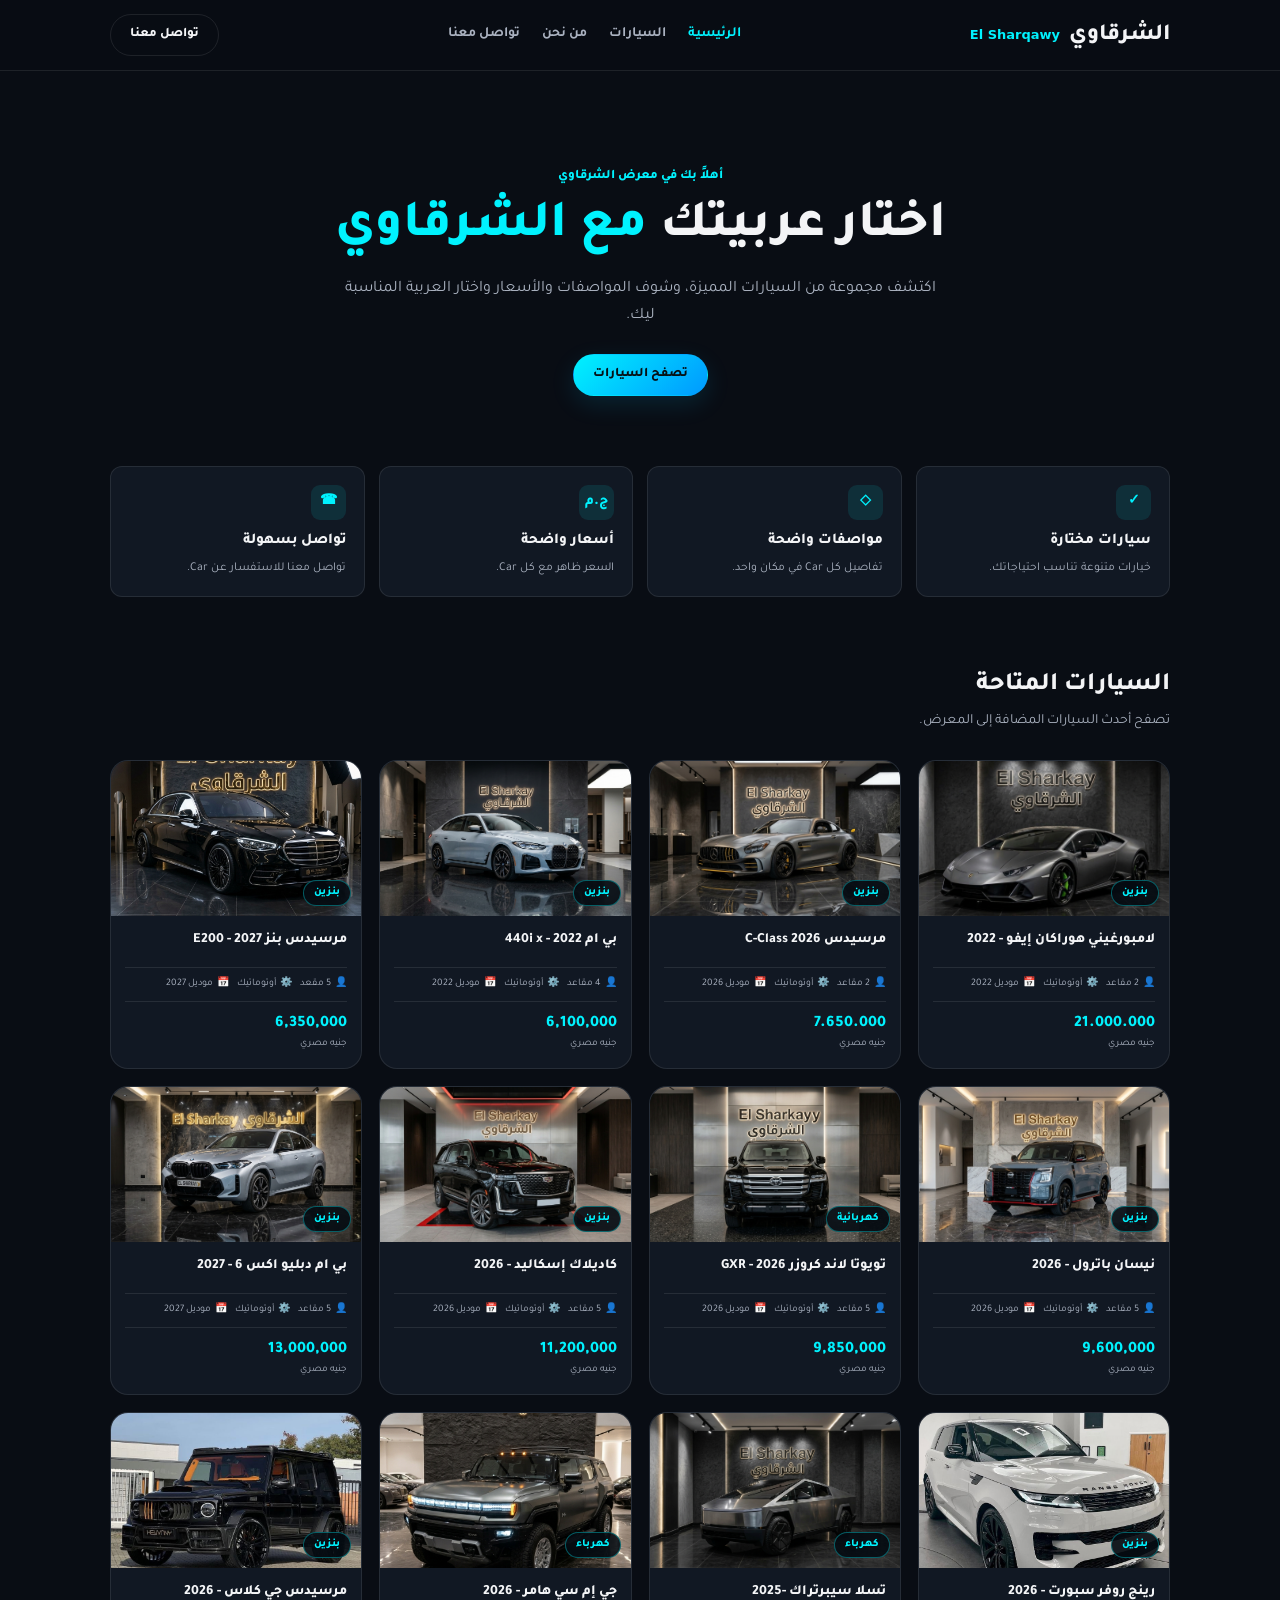
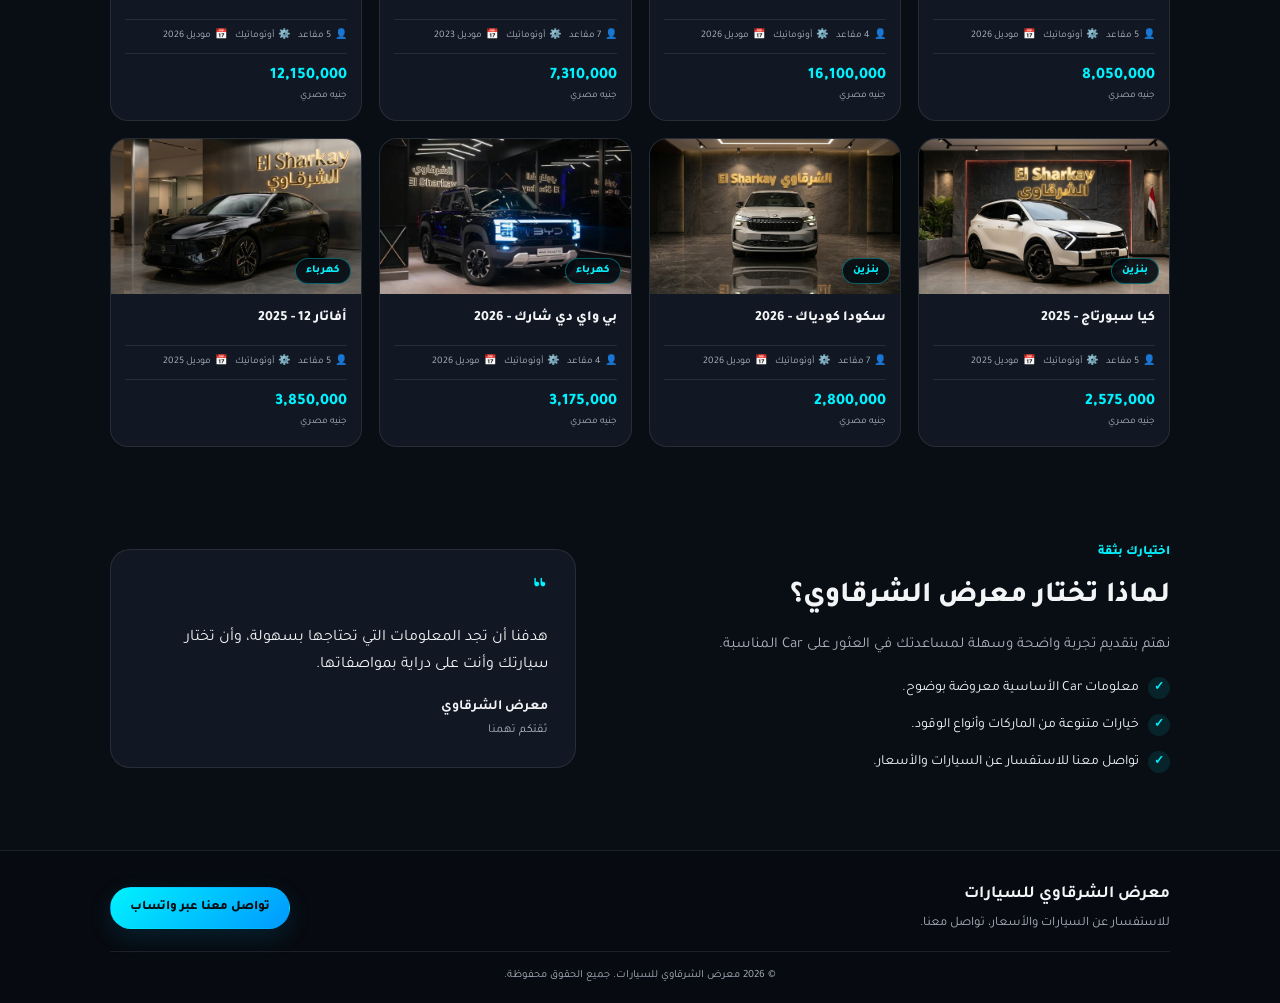
<file: index.html>
<!DOCTYPE html>
<html lang="ar" dir="rtl">
<head>
    <meta charset="UTF-8">
    <meta name="viewport" content="width=device-width, initial-scale=1.0">
    <meta name="description" content="معرض الشرقاوي للسيارات - تصفح السيارات المتاحة ومواصفاتها وأسعارها.">
    <title>الشرقاوي | El Sharqawy</title>

    <link rel="preconnect" href="https://fonts.googleapis.com">
    <link rel="preconnect" href="https://fonts.gstatic.com" crossorigin>
    <link href="https://fonts.googleapis.com/css2?family=Tajawal:wght@400;500;700;800&display=swap" rel="stylesheet">
    <link rel="stylesheet" href="style.css">
</head>

<body>

<header class="site-header">
    <div class="container navbar">
        <a class="logo" href="#home" aria-label="الشرقاوي - الصفحة الرئيسية">
            <span class="brand-ar">الشرقاوي</span>
            <span class="brand-en">El Sharqawy</span>
        </a>
        <input class="menu-checkbox" type="checkbox" id="menu-toggle" aria-label="فتح قائمة التنقل">
        <nav class="main-nav" aria-label="القائمة الرئيسية">
            <ul class="nav-links">
                <li><a class="active" href="#home">الرئيسية</a></li>
                <li><a href="#cars">السيارات</a></li>
                <li><a href="#why-us">من نحن</a></li>
                <li><a href="#contact">تواصل معنا</a></li>
            </ul>
        </nav>
        <div class="header-actions">
            <a class="btn btn-outline" href="#contact">تواصل معنا</a>
            <label class="hamburger-btn" for="menu-toggle" aria-label="فتح أو إغلاق القائمة">
                <span></span><span></span><span></span>
            </label>
        </div>
    </div>
</header>

<!-- Main -->
<main id="home">
    <section class="hero">
        <div class="hero-bg" aria-hidden="true"></div>
        <div class="container hero-content">
            <p class="eyebrow">أهلاً بك في معرض الشرقاوي</p>
            <h1>اختار عربيتك <span>مع الشرقاوي</span></h1>
            <p class="hero-description">
                اكتشف مجموعة من السيارات المميزة، وشوف المواصفات والأسعار واختار العربية المناسبة ليك.
            </p>
            <a class="btn btn-primary" href="#cars">تصفح السيارات</a>
        </div>
    </section>

    <section class="features" aria-label="مميزات معرض الشرقاوي">
        <div class="container features-grid">
            <article class="feature-card">
                <span class="feature-icon" aria-hidden="true">✓</span>
                <h2>سيارات مختارة</h2>
                <p>خيارات متنوعة تناسب احتياجاتك.</p>
            </article>

            <article class="feature-card">
                <span class="feature-icon" aria-hidden="true">◇</span>
                <h2>مواصفات واضحة</h2>
                <p>تفاصيل كل Car في مكان واحد.</p>
            </article>

            <article class="feature-card">
                <span class="feature-icon" aria-hidden="true">ج.م</span>
                <h2>أسعار واضحة</h2>
                <p>السعر ظاهر مع كل Car.</p>
            </article>

            <article class="feature-card">
                <span class="feature-icon" aria-hidden="true">☎</span>
                <h2>تواصل بسهولة</h2>
                <p>تواصل معنا للاستفسار عن Car.</p>
            </article>
        </div>
    </section>

    <section class="cars-section" id="cars">
        <div class="container">
            <div class="section-heading">
                <h2>السيارات المتاحة</h2>
                <p>تصفح أحدث السيارات المضافة إلى المعرض.</p>
            </div>
            <div class="cars-grid">

                <!-- Car 1 -->
                <article class="car-card">
                    <div class="car-image">
                        <img src="cars/1.png" alt="lambo" loading="lazy">
                        <span class="fuel-badge">بنزين</span>
                    </div>
                    <div class="car-info">
                        <h3 class="car-name">لامبورغيني هوراكان إيفو - 2022</h3>
                        <ul class="car-specs">
                            <li><span aria-hidden="true">👤</span> 2 مقاعد</li>
                            <li><span aria-hidden="true">⚙️</span> أوتوماتيك</li>
                            <li><span aria-hidden="true">📅</span> موديل 2022</li>
                        </ul>
                        <div class="car-price">
                            <strong>21.000.000</strong>
                            <span>جنيه مصري</span>
                        </div>
                    </div>
                </article>

                <!-- Car 2 -->
                <article class="car-card">
                    <div class="car-image">
                        <img src="cars/2.png" alt="Mercides c-class" loading="lazy">
                        <span class="fuel-badge">بنزين</span>
                    </div>
                    <div class="car-info">
                        <h3 class="car-name">مرسيدس 2026 C-Class</h3>
                        <ul class="car-specs">
                            <li><span aria-hidden="true">👤</span> 2 مقاعد</li>
                            <li><span aria-hidden="true">⚙️</span> أوتوماتيك</li>
                            <li><span aria-hidden="true">📅</span> موديل 2026</li>
                        </ul>
                        <div class="car-price">
                            <strong>7.650.000</strong>
                            <span>جنيه مصري</span>
                        </div>
                    </div>
                </article>

                <!-- Car 3 -->
                <article class="car-card">
                    <div class="car-image">
                        <img src="cars/3.png"
                             alt="bmw" loading="lazy">
                        <span class="fuel-badge">بنزين</span>
                    </div>
                    <div class="car-info">
                        <h3 class="car-name">بي ام 440i x - 2022</h3>
                        <ul class="car-specs">
                            <li><span aria-hidden="true">👤</span> 4 مقاعد</li>
                            <li><span aria-hidden="true">⚙️</span> أوتوماتيك</li>
                            <li><span aria-hidden="true">📅</span> موديل 2022</li>
                        </ul>
                        <div class="car-price">
                            <strong>6,100,000</strong>
                            <span>جنيه مصري</span>
                        </div>
                    </div>
                </article>

                <!-- Car 4 -->
                <article class="car-card">
                    <div class="car-image">
                        <img src="cars/10.png"
                             alt="mercides benz" loading="lazy">
                        <span class="fuel-badge">بنزين</span>
                    </div>
                    <div class="car-info">
                        <h3 class="car-name">مرسيدس بنز E200 - 2027</h3>
                        <ul class="car-specs">
                            <li><span aria-hidden="true">👤</span> 5 مقعد</li>
                            <li><span aria-hidden="true">⚙️</span> أوتوماتيك</li>
                            <li><span aria-hidden="true">📅</span> موديل 2027</li>
                        </ul>
                        <div class="car-price">
                            <strong>6,350,000</strong>
                            <span>جنيه مصري</span>
                        </div>
                    </div>
                </article>

                <!-- Car 5 -->
                <article class="car-card">
                    <div class="car-image">
                        <img src="cars/4.png"
                             alt="nissan patrol" loading="lazy">
                        <span class="fuel-badge">بنزين</span>
                    </div>
                    <div class="car-info">
                        <h3 class="car-name">نيسان باترول - 2026</h3>
                        <ul class="car-specs">
                            <li><span aria-hidden="true">👤</span> 5 مقاعد</li>
                            <li><span aria-hidden="true">⚙️</span> أوتوماتيك</li>
                            <li><span aria-hidden="true">📅</span> موديل 2026</li>
                        </ul>
                        <div class="car-price">
                            <strong>9,600,000</strong>
                            <span>جنيه مصري</span>
                        </div>
                    </div>
                </article>
                
                <!-- Car 6 -->
                <article class="car-card">
                    <div class="car-image">
                        <img src="cars/5.png"
                             alt="land cruzer" loading="lazy">
                        <span class="fuel-badge">كهربائية</span>
                    </div>
                    <div class="car-info">
                        <h3 class="car-name">تويوتا لاند كروزر GXR - 2026</h3>
                        <ul class="car-specs">
                            <li><span aria-hidden="true">👤</span> 5 مقاعد</li>
                            <li><span aria-hidden="true">⚙️</span> أوتوماتيك</li>
                            <li><span aria-hidden="true">📅</span> موديل 2026</li>
                        </ul>
                        <div class="car-price">
                            <strong>9,850,000</strong>
                            <span>جنيه مصري</span>
                        </div>
                    </div>
                </article>

                <!-- Car 7 -->
                <article class="car-card">
                    <div class="car-image">
                        <img src="cars/6.png"
                             alt="escalde" loading="lazy">
                        <span class="fuel-badge">بنزين</span>
                    </div>
                    <div class="car-info">
                        <h3 class="car-name">كاديلاك إسكاليد - 2026</h3>
                        <ul class="car-specs">
                            <li><span aria-hidden="true">👤</span>5 مقاعد</li>
                            <li><span aria-hidden="true">⚙️</span> أوتوماتيك</li>
                            <li><span aria-hidden="true">📅</span> موديل 2026</li>
                        </ul>
                        <div class="car-price">
                            <strong>11,200,000</strong>
                            <span>جنيه مصري</span>
                        </div>
                    </div>
                </article>

                <!-- Car 8 -->
                <article class="car-card">
                    <div class="car-image">
                        <img src="cars/12.png"
                             alt="bmw" loading="lazy">
                        <span class="fuel-badge">بنزين</span>
                    </div>
                    <div class="car-info">
                        <h3 class="car-name"> بي ام دبليو اكس 6 - 2027</h3>
                        <ul class="car-specs">
                            <li><span aria-hidden="true">👤</span>5 مقاعد</li>
                            <li><span aria-hidden="true">⚙️</span> أوتوماتيك</li>
                            <li><span aria-hidden="true">📅</span> موديل 2027</li>
                        </ul>
                        <div class="car-price">
                            <strong>13,000,000</strong>
                            <span>جنيه مصري</span>
                        </div>
                    </div>
                </article>

                <!-- Car 9 -->
                <article class="car-card">
                    <div class="car-image">
                        <img src="cars/14.png"
                             alt="rang" loading="lazy">
                        <span class="fuel-badge">بنزين</span>
                    </div>
                    <div class="car-info">
                        <h3 class="car-name">رينج روفر سبورت  - 2026</h3>
                        <ul class="car-specs">
                            <li><span aria-hidden="true">👤</span>5 مقاعد</li>
                            <li><span aria-hidden="true">⚙️</span> أوتوماتيك</li>
                            <li><span aria-hidden="true">📅</span> موديل 2026</li>
                        </ul>
                        <div class="car-price">
                            <strong>8,050,000</strong>
                            <span>جنيه مصري</span>
                        </div>
                    </div>
                </article>

                <!-- Car 10 -->
                <article class="car-card">
                    <div class="car-image">
                        <img src="cars/13.png"
                             alt="tesla" loading="lazy">
                        <span class="fuel-badge">كهرباء</span>
                    </div>
                    <div class="car-info">
                        <h3 class="car-name"> تسلا سيبرتراك -2025</h3>
                        <ul class="car-specs">
                            <li><span aria-hidden="true">👤</span>4 مقاعد</li>
                            <li><span aria-hidden="true">⚙️</span> أوتوماتيك</li>
                            <li><span aria-hidden="true">📅</span> موديل 2026</li>
                        </ul>
                        <div class="car-price">
                            <strong>16,100,000</strong>
                            <span>جنيه مصري</span>
                        </div>
                    </div>
                </article>

                <!-- Car 11 -->
                <article class="car-card">
                    <div class="car-image">
                        <img src="cars/15.png"
                             alt="hamer" loading="lazy">
                        <span class="fuel-badge">كهرباء</span>
                    </div>
                    <div class="car-info">
                        <h3 class="car-name"> جي إم سي هامر - 2026</h3>
                        <ul class="car-specs">
                            <li><span aria-hidden="true">👤</span>7 مقاعد</li>
                            <li><span aria-hidden="true">⚙️</span> أوتوماتيك</li>
                            <li><span aria-hidden="true">📅</span> موديل 2023</li>
                        </ul>
                        <div class="car-price">
                            <strong>7,310,000</strong>
                            <span>جنيه مصري</span>
                        </div>
                    </div>
                </article>

                <!-- Car 12 -->
                <article class="car-card">
                    <div class="car-image">
                        <img src="cars/16.png"
                             alt="g-class" loading="lazy">
                        <span class="fuel-badge">بنزين</span>
                    </div>
                    <div class="car-info">
                        <h3 class="car-name"> مرسيدس جي كلاس - 2026</h3>
                        <ul class="car-specs">
                            <li><span aria-hidden="true">👤</span>5 مقاعد</li>
                            <li><span aria-hidden="true">⚙️</span> أوتوماتيك</li>
                            <li><span aria-hidden="true">📅</span> موديل 2026</li>
                        </ul>
                        <span class="spec-item"></span>
                        <div class="car-price">
                            <strong>12,150,000</strong>
                            <span>جنيه مصري</span>
                        </div>
                    </div>
                </article>

                <!-- Car 13 -->
                <article class="car-card">
                    <div class="car-image">
                        <img src="cars/7.png"
                             alt="key sportag" loading="lazy">
                        <span class="fuel-badge">بنزين</span>
                    </div>
                    <div class="car-info">
                        <h3 class="car-name">كيا سبورتاج - 2025</h3>
                        <ul class="car-specs">
                            <li><span aria-hidden="true">👤</span>5 مقاعد</li>
                            <li><span aria-hidden="true">⚙️</span> أوتوماتيك</li>
                            <li><span aria-hidden="true">📅</span> موديل 2025</li>
                        </ul>
                        <span class="spec-item"></span>
                        <div class="car-price">
                            <strong>2,575,000</strong>
                            <span>جنيه مصري</span>
                        </div>
                    </div>
                </article>

                <!-- Car 14 -->
                <article class="car-card">
                    <div class="car-image">
                        <img src="cars/11.png"
                             alt="scoda" loading="lazy">
                        <span class="fuel-badge">بنزين</span>
                    </div>
                    <div class="car-info">
                        <h3 class="car-name">سكودا كودياك - 2026</h3>
                        <ul class="car-specs">
                            <li><span aria-hidden="true">👤</span>7 مقاعد</li>
                            <li><span aria-hidden="true">⚙️</span> أوتوماتيك</li>
                            <li><span aria-hidden="true">📅</span> موديل 2026</li>
                        </ul>
                        <span class="spec-item"></span>
                        <div class="car-price">
                            <strong>2,800,000</strong>
                            <span>جنيه مصري</span>
                        </div>
                    </div>
                </article>

                <!-- Car 15 -->
                <article class="car-card">
                    <div class="car-image">
                        <img src="cars/8.png"
                             alt="byd" loading="lazy">
                        <span class="fuel-badge">كهرباء</span>
                    </div>
                    <div class="car-info">
                        <h3 class="car-name">بي واي دي شارك - 2026</h3>
                        <ul class="car-specs">
                            <li><span aria-hidden="true">👤</span>4 مقاعد</li>
                            <li><span aria-hidden="true">⚙️</span> أوتوماتيك</li>
                            <li><span aria-hidden="true">📅</span> موديل 2026</li>
                        </ul>
                        <span class="spec-item"></span>
                        <div class="car-price">
                            <strong>3,175,000</strong>
                            <span>جنيه مصري</span>
                        </div>
                    </div>
                </article>

                <!-- Car 16 -->
                <article class="car-card">
                    <div class="car-image">
                        <img src="cars/9.png"
                             alt="avater" loading="lazy">
                        <span class="fuel-badge">كهرباء</span>
                    </div>
                    <div class="car-info">
                        <h3 class="car-name">أفاتار 12 - 2025</h3>
                        <ul class="car-specs">
                            <li><span aria-hidden="true">👤</span>5 مقاعد</li>
                            <li><span aria-hidden="true">⚙️</span> أوتوماتيك</li>
                            <li><span aria-hidden="true">📅</span> موديل 2025</li>
                        </ul>
                        <span class="spec-item"></span>
                        <div class="car-price">
                            <strong>3,850,000</strong>
                            <span>جنيه مصري</span>
                        </div>
                    </div>
                </article>                   
                
            </div>
        </div>
    </section>

    <section class="why-us" id="why-us">
        <div class="container why-us-grid">
            <div>
                <p class="eyebrow">اختيارك بثقة</p>
                <h2>لماذا تختار معرض الشرقاوي؟</h2>
                <p class="section-description">
                    نهتم بتقديم تجربة واضحة وسهلة لمساعدتك في العثور على Car المناسبة.
                </p>
                <ul class="check-list">
                    <li><span class="check-icon" aria-hidden="true">✓</span> معلومات Car الأساسية معروضة بوضوح.</li>
                    <li><span class="check-icon" aria-hidden="true">✓</span> خيارات متنوعة من الماركات وأنواع الوقود.</li>
                    <li><span class="check-icon" aria-hidden="true">✓</span> تواصل معنا للاستفسار عن السيارات والأسعار.</li>
                </ul>
            </div>

            <aside class="testimonial-box">
                <div class="quote-icon" aria-hidden="true">“</div>
                <p class="testimonial-text">
                    هدفنا أن تجد المعلومات التي تحتاجها بسهولة، وأن تختار سيارتك وأنت على دراية بمواصفاتها.
                </p>
                <h3>معرض الشرقاوي</h3>
                <p class="muted-text">ثقتكم تهمنا</p>
            </aside>
        </div>
    </section>
</main>

<footer class="site-footer" id="contact">
    <div class="container footer-content">
        <div>
            <h2>معرض الشرقاوي للسيارات</h2>
            <p>للاستفسار عن السيارات والأسعار، تواصل معنا.</p>
        </div>
        <a class="btn btn-primary" href="https://wa.me/201127942103" target="_blank" rel="noopener noreferrer">تواصل معنا عبر واتساب</a>
        <p class="copyright">© 2026 معرض الشرقاوي للسيارات. جميع الحقوق محفوظة.</p>
    </div>
</footer>

</body>
</html>
</file>
<file: style.css>
:root {
    --bg-dark: #090d14;
    --bg-card: #111823;
    --accent-cyan: #00f2fe;
    --text-main: #f3f4f6;
    --text-muted: #aab2c0;
    --border-color: rgba(255, 255, 255, 0.09);
    --radius-lg: 20px;
    --radius-md: 12px;
    --container-width: 1060px;
}

* {
    margin: 0;
    padding: 0;
    box-sizing: border-box;
}

html {
    scroll-behavior: smooth;
    scroll-padding-top: 90px;
}

body {
    overflow-x: hidden;
    background: var(--bg-dark);
    color: var(--text-main);
    font-family: "Tajawal", sans-serif;
    line-height: 1.7;
}

img {
    display: block;
    max-width: 100%;
}

a {
    color: inherit;
    text-decoration: none;
    transition: color 0.2s ease, background-color 0.2s ease, border-color 0.2s ease, transform 0.2s ease;
}

.container {
    width: min(calc(100% - 36px), var(--container-width));
    margin-inline: auto;
}

.site-header {
    position: sticky;
    top: 0;
    z-index: 100;
    padding: 14px 0;
    border-bottom: 1px solid var(--border-color);
    background: rgba(9, 13, 20, 0.96);
    backdrop-filter: blur(14px);
}

.navbar {
    display: flex;
    align-items: center;
    justify-content: space-between;
    gap: 24px;
}

.logo {
    display: inline-flex;
    align-items: baseline;
    gap: 9px;
    white-space: nowrap;
}

.brand-ar {
    font-size: 23px;
    font-weight: 800;
}

.brand-en {
    color: var(--accent-cyan);
    font: 700 13px/1.4 system-ui, sans-serif;
}

.nav-links {
    display: flex;
    align-items: center;
    gap: 22px;
    list-style: none;
}

.nav-links a {
    color: var(--text-muted);
    font-size: 14px;
    font-weight: 700;
}

.nav-links a:hover,
.nav-links a.active {
    color: var(--accent-cyan);
}

.header-actions {
    display: flex;
    align-items: center;
    gap: 12px;
}

.menu-checkbox {
    position: absolute;
    width: 1px;
    height: 1px;
    overflow: hidden;
    clip-path: inset(50%);
    white-space: nowrap;
}

.hamburger-btn {
    display: none;
    width: 27px;
    height: 21px;
    flex-direction: column;
    justify-content: space-between;
    cursor: pointer;
}

.hamburger-btn span {
    width: 100%;
    height: 2px;
    border-radius: 2px;
    background: var(--text-main);
}


.btn {
    display: inline-flex;
    align-items: center;
    justify-content: center;
    min-height: 40px;
    padding: 9px 19px;
    border: 1px solid transparent;
    border-radius: 50px;
    font-size: 13px;
    font-weight: 800;
    white-space: nowrap;
}

.btn-primary {
    color: #061015;
    background: linear-gradient(135deg, #00f2fe, #0099ff);
    box-shadow: 0 8px 25px rgba(0, 190, 255, 0.13);
}

.btn-primary:hover {
    transform: translateY(-2px);
    box-shadow: 0 12px 28px rgba(0, 190, 255, 0.23);
}

.btn-outline {
    border-color: var(--border-color);
    color: var(--text-main);
    background: transparent;
}

.btn-outline:hover {
    border-color: var(--accent-cyan);
    color: var(--accent-cyan);
}


.hero {
    position: relative;
    display: flex;
    align-items: center;
    min-height: 420px;
    padding: 70px 0;
    isolation: isolate;
}

.hero-bg {
    position: absolute;
    inset: 0;
    z-index: -1;
    border-radius: 0 0 30px 30px;
    background:
        linear-gradient(90deg, rgba(9, 13, 20, 0.98), rgba(9, 13, 20, 0.68)),
        url("https://images.unsplash.com/photo-1617814076367-b759c7d7e738?auto=format&fit=crop&w=1800&q=85") center/cover no-repeat;
}

.hero-content {
    text-align: center;
}

.eyebrow {
    margin-bottom: 8px;
    color: var(--accent-cyan);
    font-size: 13px;
    font-weight: 800;
}

.hero h1 {
    margin-bottom: 15px;
    font-size: clamp(34px, 5vw, 52px);
    font-weight: 800;
    line-height: 1.25;
}

.hero h1 span {
    color: var(--accent-cyan);
}

.hero-description {
    max-width: 600px;
    margin: 0 auto 24px;
    color: var(--text-muted);
    font-size: 16px;
}

.features {
    position: relative;
    z-index: 2;
    margin-top: -25px;
}

.features-grid {
    display: grid;
    grid-template-columns: repeat(4, minmax(0, 1fr));
    gap: 14px;
}

.feature-card {
    padding: 18px;
    border: 1px solid var(--border-color);
    border-radius: var(--radius-md);
    background: var(--bg-card);
    transition: transform 0.2s ease, border-color 0.2s ease;
}

.feature-card:hover {
    transform: translateY(-3px);
    border-color: rgba(0, 242, 254, 0.3);
}

.feature-icon {
    display: inline-flex;
    align-items: center;
    justify-content: center;
    width: 35px;
    height: 35px;
    margin-bottom: 8px;
    border-radius: 9px;
    color: var(--accent-cyan);
    background: rgba(0, 242, 254, 0.1);
    font-size: 14px;
    font-weight: 800;
}

.feature-card h2 {
    margin-bottom: 4px;
    font-size: 15px;
    font-weight: 800;
}

.feature-card p {
    color: var(--text-muted);
    font-size: 12px;
}


.cars-section {
    padding: 68px 0 80px;
}

.section-heading {
    margin-bottom: 26px;
    text-align: right;
}

.section-heading h2 {
    margin-bottom: 3px;
    font-size: 25px;
    font-weight: 800;
}

.section-heading p {
    color: var(--text-muted);
    font-size: 14px;
}

.cars-grid {
    display: grid;
    grid-template-columns: repeat(4, minmax(0, 1fr));
    gap: 17px;
    align-items: stretch;
}

.car-card {
    min-width: 0;
    overflow: hidden;
    border: 1px solid var(--border-color);
    border-radius: 18px;
    background: var(--bg-card);
    transition: transform 0.2s ease, border-color 0.2s ease, box-shadow 0.2s ease;
}

.car-card:hover {
    transform: translateY(-4px);
    border-color: rgba(0, 242, 254, 0.28);
    box-shadow: 0 13px 28px rgba(0, 0, 0, 0.22);
}

.car-image {
    position: relative;
    height: 155px;
    overflow: hidden;
    background: #080c12;
}

.car-image img {
    width: 100%;
    height: 100%;
    object-fit: cover;
    transition: transform 0.35s ease;
}

.car-card:hover .car-image img {
    transform: scale(1.035);
}

.fuel-badge {
    position: absolute;
    bottom: 10px;
    right: 10px;
    padding: 3px 10px;
    border: 1px solid rgba(0, 242, 254, 0.35);
    border-radius: 30px;
    color: var(--accent-cyan);
    background: rgba(5, 12, 18, 0.9);
    font-size: 11px;
    font-weight: 800;
}

.car-info {
    padding: 13px 14px 15px;
}

.car-brand {
    margin-bottom: 2px;
    color: var(--accent-cyan);
    font-size: 10px;
    font-weight: 700;
}

.car-name {
    min-height: 28px;
    margin-bottom: 10px;
    font-size: 14px;
    font-weight: 800;
    line-height: 1.6;
}

.car-specs {
    display: flex;
    flex-wrap: wrap;
    align-items: center;
    gap: 5px 8px;
    min-height: 34px;
    padding: 8px 0;
    border-top: 1px solid var(--border-color);
    border-bottom: 1px solid var(--border-color);
    list-style: none;
}

.car-specs li {
    display: inline-flex;
    align-items: center;
    gap: 4px;
    color: var(--text-muted);
    font-size: 10px;
    white-space: nowrap;
}

.car-specs li span {
    color: #d5dbe4;
    font-size: 10px;
}

.car-price {
    display: flex;
    flex-direction: column;
    align-items: flex-start;
    gap: 0;
    padding-top: 10px;
}

.car-price strong {
    color: var(--accent-cyan);
    font-size: 16px;
    font-weight: 800;
    direction: ltr;
    line-height: 1.5;
}

.car-price > span {
    color: var(--text-muted);
    font-size: 10px;
}

.why-us {
    padding: 15px 0 75px;
}

.why-us-grid {
    display: grid;
    grid-template-columns: 1fr 0.85fr;
    align-items: center;
    gap: 45px;
}

.why-us h2 {
    margin-bottom: 10px;
    font-size: 29px;
    font-weight: 800;
}

.section-description {
    color: var(--text-muted);
    font-size: 15px;
}

.check-list {
    display: flex;
    flex-direction: column;
    gap: 13px;
    margin-top: 20px;
    list-style: none;
}

.check-list li {
    display: flex;
    align-items: flex-start;
    gap: 9px;
    font-size: 14px;
}

.check-icon {
    display: inline-flex;
    flex: 0 0 22px;
    align-items: center;
    justify-content: center;
    width: 22px;
    height: 22px;
    border-radius: 50%;
    color: var(--accent-cyan);
    background: rgba(0, 242, 254, 0.1);
    font-size: 12px;
    font-weight: 800;
}

.testimonial-box {
    padding: 27px;
    border: 1px solid var(--border-color);
    border-radius: var(--radius-lg);
    background: var(--bg-card);
}

.quote-icon {
    color: var(--accent-cyan);
    font-size: 48px;
    line-height: 1;
}

.testimonial-text {
    margin-bottom: 17px;
    font-size: 16px;
}

.testimonial-box h3 {
    font-size: 14px;
}

.muted-text {
    color: var(--text-muted);
    font-size: 12px;
}

.site-footer {
    padding: 30px 0 18px;
    border-top: 1px solid var(--border-color);
    background: #070a10;
}

.footer-content {
    display: grid;
    grid-template-columns: 1fr auto;
    align-items: center;
    gap: 15px 25px;
}

.footer-content h2 {
    margin-bottom: 4px;
    font-size: 17px;
}

.footer-content p {
    color: var(--text-muted);
    font-size: 13px;
}

.copyright {
    grid-column: 1 / -1;
    padding-top: 15px;
    border-top: 1px solid var(--border-color);
    text-align: center;
    font-size: 11px !important;
}


@media (max-width: 1000px) {
    :root {
        --container-width: 800px;
    }

    .nav-links {
        gap: 13px;
    }

    .header-actions .btn {
        display: none;
    }

    .cars-grid {
        grid-template-columns: repeat(3, minmax(0, 1fr));
    }

    .car-image {
        height: 165px;
    }
}


@media (max-width: 700px) {
    .container {
        width: min(calc(100% - 28px), var(--container-width));
    }

    .navbar {
        flex-wrap: wrap;
    }

    .brand-ar {
        font-size: 21px;
    }

    .brand-en {
        font-size: 12px;
    }

    .hamburger-btn {
        display: flex;
    }

    .main-nav {
        display: none;
        order: 3;
        width: 100%;
    }

    .nav-links {
        align-items: stretch;
        flex-direction: column;
        gap: 0;
        padding-top: 8px;
    }

    .nav-links a {
        display: block;
        padding: 9px 0;
    }

    .menu-checkbox:checked ~ .main-nav {
        display: block;
    }

    .hero {
        min-height: auto;
        padding: 65px 0 75px;
    }

    .hero h1 {
        font-size: clamp(33px, 9vw, 44px);
    }

    .hero-description {
        font-size: 14px;
    }

    .features-grid {
        grid-template-columns: repeat(2, minmax(0, 1fr));
        gap: 10px;
    }

    .feature-card {
        padding: 14px;
    }

    .cars-section {
        padding: 55px 0 65px;
    }

    .section-heading h2 {
        font-size: 23px;
    }

    .cars-grid {
        grid-template-columns: repeat(2, minmax(0, 1fr));
        gap: 12px;
    }

    .car-image {
        height: 125px;
    }

    .car-info {
        padding: 11px;
    }

    .car-name {
        font-size: 12px;
    }

    .car-specs {
        gap: 5px;
    }

    .car-specs li {
        font-size: 9px;
    }

    .car-price strong {
        font-size: 14px;
    }

    .why-us-grid {
        grid-template-columns: 1fr;
        gap: 25px;
    }

    .why-us h2 {
        font-size: 25px;
    }

    .testimonial-box {
        padding: 22px;
    }

    .footer-content {
        grid-template-columns: 1fr;
        text-align: center;
    }

    .footer-content .btn {
        justify-self: center;
    }

    .copyright {
        grid-column: auto;
    }
}

@media (max-width: 380px) {
    .cars-grid {
        grid-template-columns: 1fr;
    }

    .car-image {
        height: 190px;
    }

    .car-name {
        font-size: 14px;
    }
}

@media (prefers-reduced-motion: reduce) {
    html {
        scroll-behavior: auto;
    }

    *,
    *::before,
    *::after {
        transition-duration: 0.01ms !important;
    }
}
</file>
